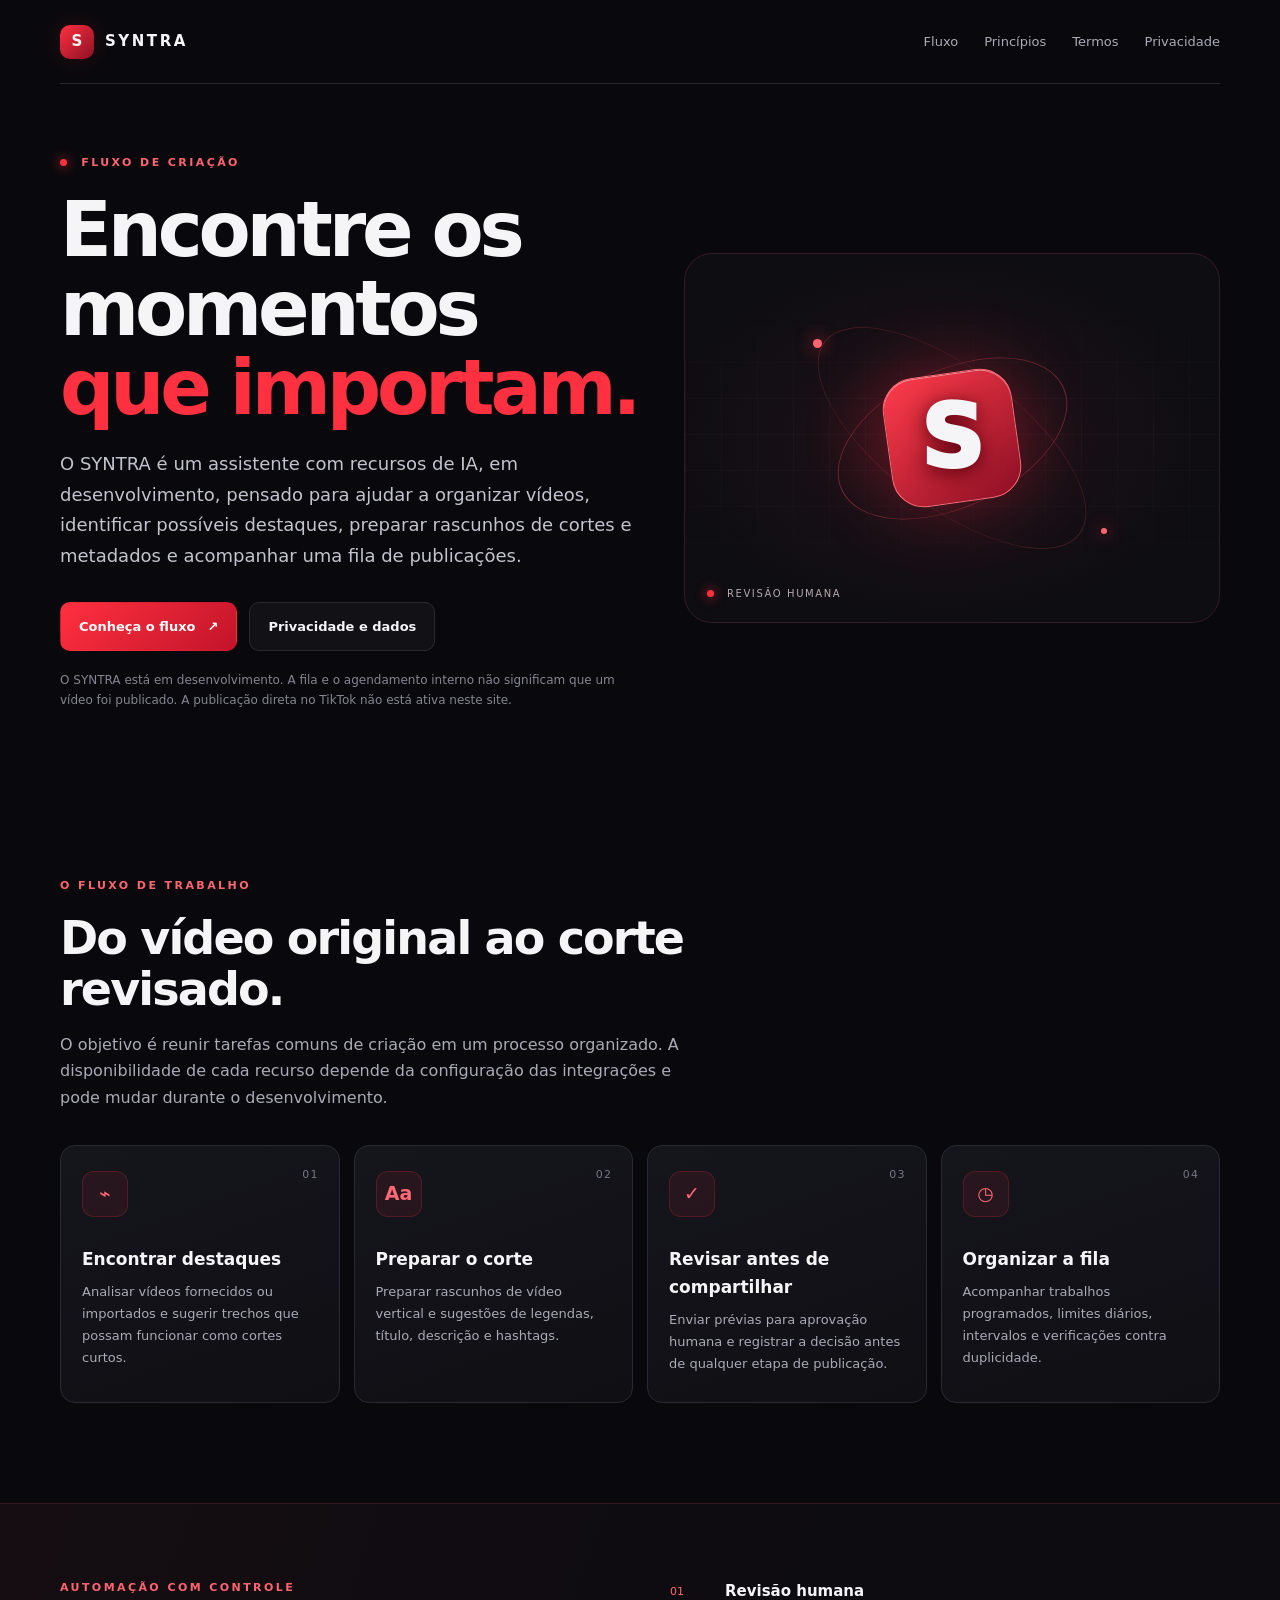
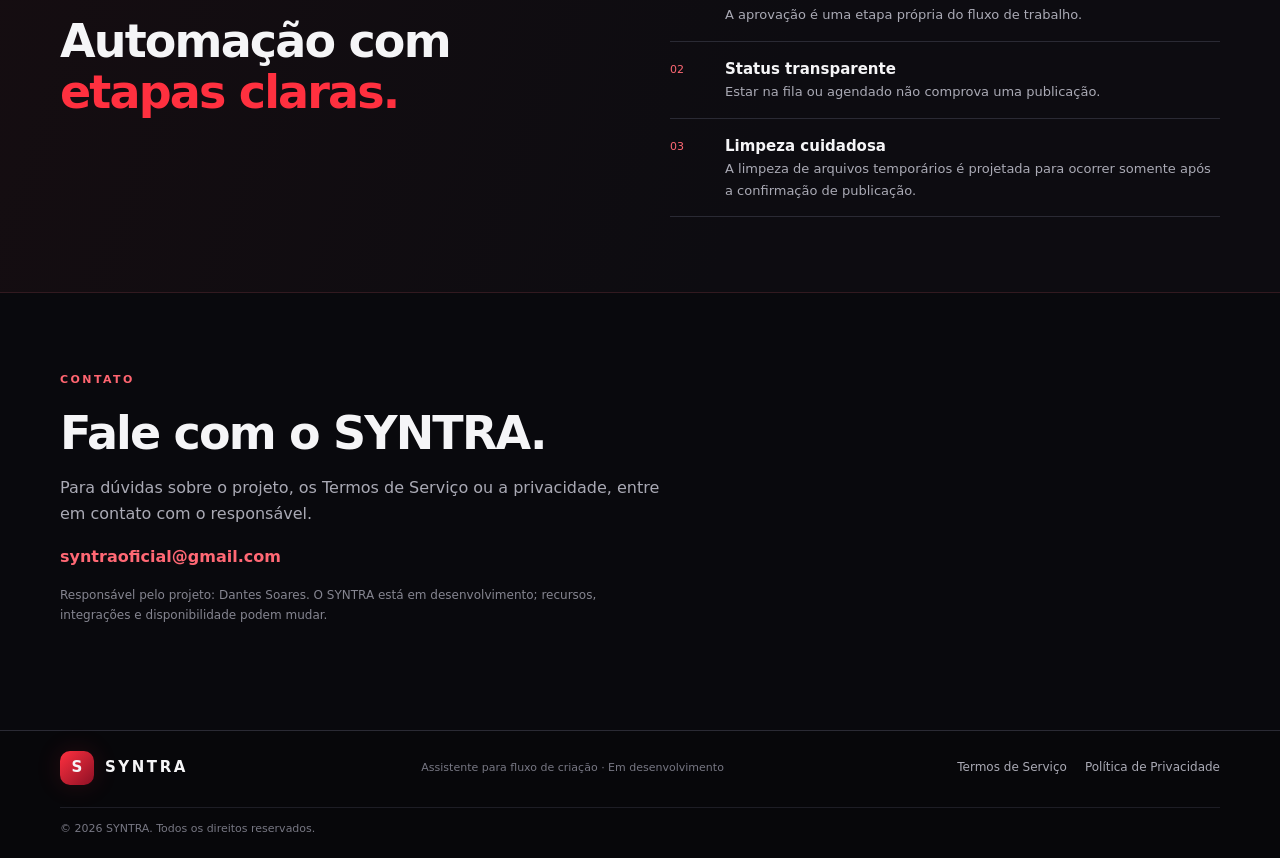
<file: index.html>
<!doctype html>
<html lang="pt-BR">
<head>
  <meta charset="utf-8">
  <meta name="viewport" content="width=device-width, initial-scale=1">
  <meta name="theme-color" content="#09090d">
  <meta name="description" content="SYNTRA é um assistente em desenvolvimento para organizar vídeos, preparar cortes, legendas e filas de publicação com revisão humana.">
  <title>SYNTRA — Assistente para fluxo de criação</title>
  <link rel="icon" href="assets/syntra-mark.svg" type="image/svg+xml">
  <link rel="stylesheet" href="assets/style.css">
</head>
<body>
  <header class="nav wrap">
    <a class="brand" href="index.html" aria-label="Página inicial do SYNTRA"><span class="brand-mark">S</span><span>SYNTRA</span></a>
    <nav aria-label="Navegação principal">
      <a href="#fluxo">Fluxo</a>
      <a href="#principios">Princípios</a>
      <a href="terms.html">Termos</a>
      <a href="privacy.html">Privacidade</a>
    </nav>
  </header>

  <main>
    <section class="hero wrap">
      <div class="hero-copy">
        <p class="eyebrow"><span class="pulse"></span> FLUXO DE CRIAÇÃO</p>
        <h1>Encontre os momentos<br><span>que importam.</span></h1>
        <p class="lead">O SYNTRA é um assistente com recursos de IA, em desenvolvimento, pensado para ajudar a organizar vídeos, identificar possíveis destaques, preparar rascunhos de cortes e metadados e acompanhar uma fila de publicações.</p>
        <div class="hero-actions">
          <a class="button primary" href="#fluxo">Conheça o fluxo <span aria-hidden="true">↗</span></a>
          <a class="button secondary" href="privacy.html">Privacidade e dados</a>
        </div>
        <p class="note">O SYNTRA está em desenvolvimento. A fila e o agendamento interno não significam que um vídeo foi publicado. A publicação direta no TikTok não está ativa neste site.</p>
      </div>
      <div class="hero-art" aria-label="Identidade visual abstrata em vermelho do SYNTRA" role="img">
        <div class="orb orb-one"></div><div class="orb orb-two"></div><div class="ring ring-one"></div><div class="ring ring-two"></div>
        <div class="core"><span>S</span></div><div class="art-caption"><span class="status-dot"></span> REVISÃO HUMANA</div>
      </div>
    </section>

    <section id="fluxo" class="section wrap">
      <div class="section-heading"><p class="eyebrow">O FLUXO DE TRABALHO</p><h2>Do vídeo original ao corte revisado.</h2><p class="section-intro">O objetivo é reunir tarefas comuns de criação em um processo organizado. A disponibilidade de cada recurso depende da configuração das integrações e pode mudar durante o desenvolvimento.</p></div>
      <div class="feature-grid">
        <article class="feature"><span class="feature-number">01</span><div class="feature-icon">⌁</div><h3>Encontrar destaques</h3><p>Analisar vídeos fornecidos ou importados e sugerir trechos que possam funcionar como cortes curtos.</p></article>
        <article class="feature"><span class="feature-number">02</span><div class="feature-icon">Aa</div><h3>Preparar o corte</h3><p>Preparar rascunhos de vídeo vertical e sugestões de legendas, título, descrição e hashtags.</p></article>
        <article class="feature"><span class="feature-number">03</span><div class="feature-icon">✓</div><h3>Revisar antes de compartilhar</h3><p>Enviar prévias para aprovação humana e registrar a decisão antes de qualquer etapa de publicação.</p></article>
        <article class="feature"><span class="feature-number">04</span><div class="feature-icon">◷</div><h3>Organizar a fila</h3><p>Acompanhar trabalhos programados, limites diários, intervalos e verificações contra duplicidade.</p></article>
      </div>
    </section>

    <section id="principios" class="principles">
      <div class="wrap principles-inner">
        <div><p class="eyebrow">AUTOMAÇÃO COM CONTROLE</p><h2>Automação com<br><span>etapas claras.</span></h2></div>
        <div class="principle-list">
          <div><span>01</span><p><strong>Revisão humana</strong><br>A aprovação é uma etapa própria do fluxo de trabalho.</p></div>
          <div><span>02</span><p><strong>Status transparente</strong><br>Estar na fila ou agendado não comprova uma publicação.</p></div>
          <div><span>03</span><p><strong>Limpeza cuidadosa</strong><br>A limpeza de arquivos temporários é projetada para ocorrer somente após a confirmação de publicação.</p></div>
        </div>
      </div>
    </section>

    <section class="contact wrap">
      <p class="eyebrow">CONTATO</p><h2>Fale com o SYNTRA.</h2>
      <p>Para dúvidas sobre o projeto, os Termos de Serviço ou a privacidade, entre em contato com o responsável.</p>
      <p class="contact-email"><a href="mailto:syntraoficial@gmail.com">syntraoficial@gmail.com</a></p>
      <p class="note">Responsável pelo projeto: Dantes Soares. O SYNTRA está em desenvolvimento; recursos, integrações e disponibilidade podem mudar.</p>
    </section>
  </main>

  <footer class="footer"><div class="wrap footer-inner"><a class="brand" href="index.html"><span class="brand-mark">S</span><span>SYNTRA</span></a><p>Assistente para fluxo de criação · Em desenvolvimento</p><div class="footer-links"><a href="terms.html">Termos de Serviço</a><a href="privacy.html">Política de Privacidade</a></div><p class="copyright">© 2026 SYNTRA. Todos os direitos reservados.</p></div></footer>
</body>
</html>
</file>
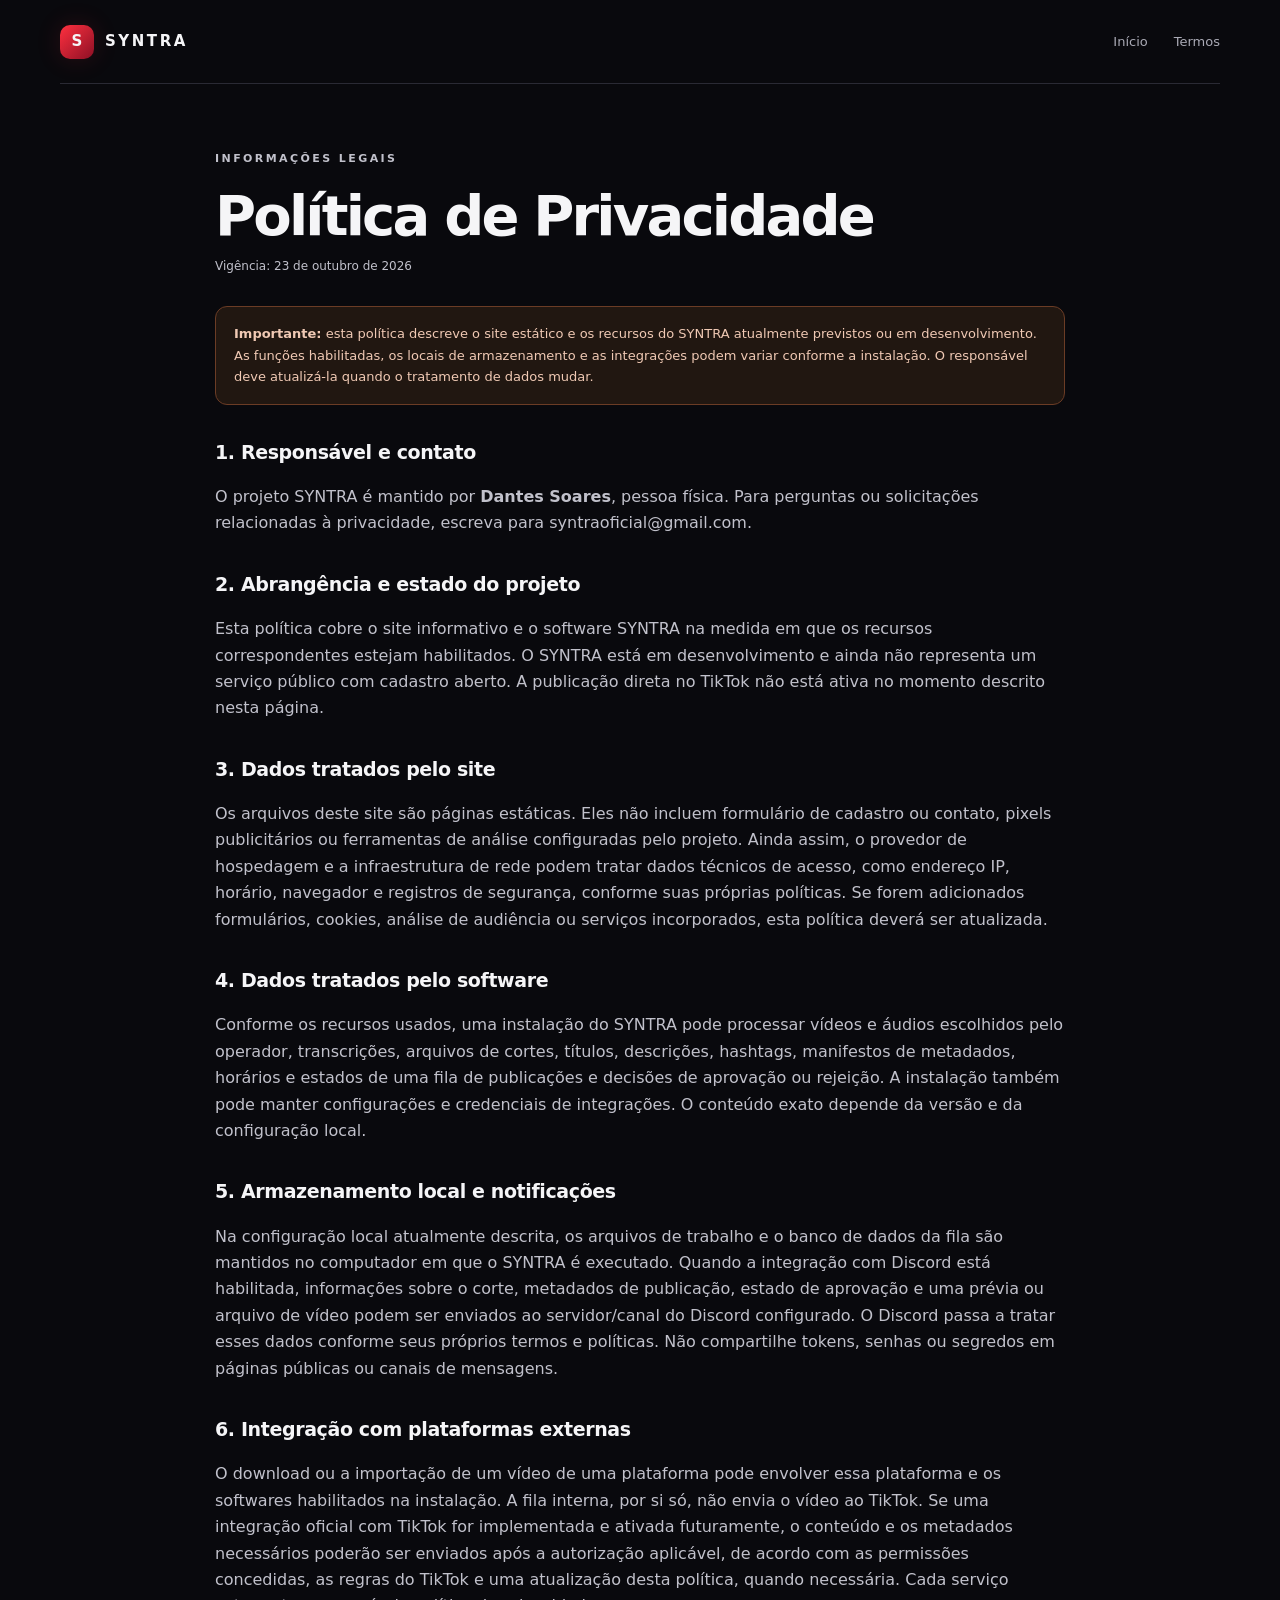
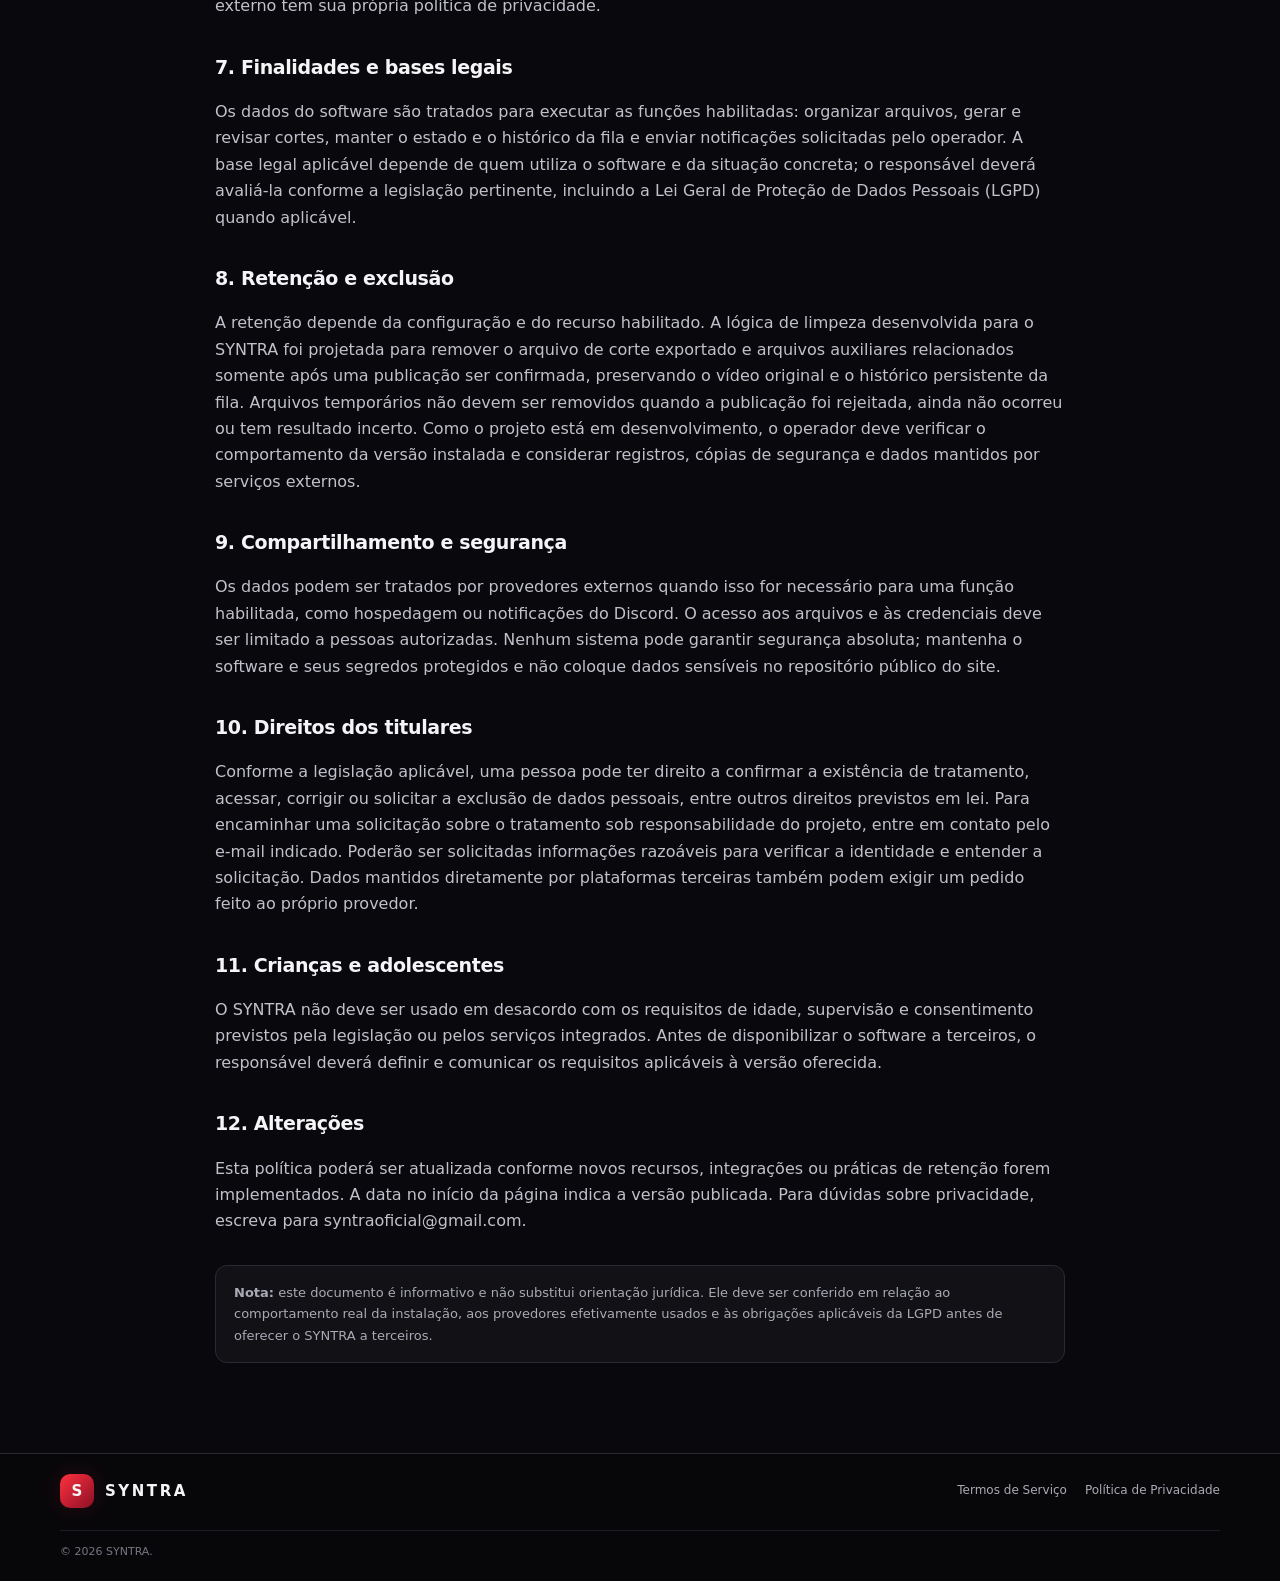
<file: privacy.html>
<!doctype html>
<html lang="pt-BR">
<head>
  <meta charset="utf-8"><meta name="viewport" content="width=device-width, initial-scale=1"><meta name="theme-color" content="#09090d">
  <meta name="description" content="Política de Privacidade do SYNTRA."><title>Política de Privacidade — SYNTRA</title>
  <link rel="icon" href="assets/syntra-mark.svg" type="image/svg+xml"><link rel="stylesheet" href="assets/style.css">
</head>
<body>
  <header class="nav wrap"><a class="brand" href="index.html"><span class="brand-mark">S</span><span>SYNTRA</span></a><nav aria-label="Navegação principal"><a href="index.html">Início</a><a href="terms.html">Termos</a></nav></header>
  <main class="legal wrap"><p class="eyebrow">INFORMAÇÕES LEGAIS</p><h1>Política de Privacidade</h1><p class="legal-meta">Vigência: 23 de outubro de 2026</p>
    <div class="draft-alert"><strong>Importante:</strong> esta política descreve o site estático e os recursos do SYNTRA atualmente previstos ou em desenvolvimento. As funções habilitadas, os locais de armazenamento e as integrações podem variar conforme a instalação. O responsável deve atualizá-la quando o tratamento de dados mudar.</div>
    <h2>1. Responsável e contato</h2><p>O projeto SYNTRA é mantido por <strong>Dantes Soares</strong>, pessoa física. Para perguntas ou solicitações relacionadas à privacidade, escreva para <a href="mailto:syntraoficial@gmail.com">syntraoficial@gmail.com</a>.</p>
    <h2>2. Abrangência e estado do projeto</h2><p>Esta política cobre o site informativo e o software SYNTRA na medida em que os recursos correspondentes estejam habilitados. O SYNTRA está em desenvolvimento e ainda não representa um serviço público com cadastro aberto. A publicação direta no TikTok não está ativa no momento descrito nesta página.</p>
    <h2>3. Dados tratados pelo site</h2><p>Os arquivos deste site são páginas estáticas. Eles não incluem formulário de cadastro ou contato, pixels publicitários ou ferramentas de análise configuradas pelo projeto. Ainda assim, o provedor de hospedagem e a infraestrutura de rede podem tratar dados técnicos de acesso, como endereço IP, horário, navegador e registros de segurança, conforme suas próprias políticas. Se forem adicionados formulários, cookies, análise de audiência ou serviços incorporados, esta política deverá ser atualizada.</p>
    <h2>4. Dados tratados pelo software</h2><p>Conforme os recursos usados, uma instalação do SYNTRA pode processar vídeos e áudios escolhidos pelo operador, transcrições, arquivos de cortes, títulos, descrições, hashtags, manifestos de metadados, horários e estados de uma fila de publicações e decisões de aprovação ou rejeição. A instalação também pode manter configurações e credenciais de integrações. O conteúdo exato depende da versão e da configuração local.</p>
    <h2>5. Armazenamento local e notificações</h2><p>Na configuração local atualmente descrita, os arquivos de trabalho e o banco de dados da fila são mantidos no computador em que o SYNTRA é executado. Quando a integração com Discord está habilitada, informações sobre o corte, metadados de publicação, estado de aprovação e uma prévia ou arquivo de vídeo podem ser enviados ao servidor/canal do Discord configurado. O Discord passa a tratar esses dados conforme seus próprios termos e políticas. Não compartilhe tokens, senhas ou segredos em páginas públicas ou canais de mensagens.</p>
    <h2>6. Integração com plataformas externas</h2><p>O download ou a importação de um vídeo de uma plataforma pode envolver essa plataforma e os softwares habilitados na instalação. A fila interna, por si só, não envia o vídeo ao TikTok. Se uma integração oficial com TikTok for implementada e ativada futuramente, o conteúdo e os metadados necessários poderão ser enviados após a autorização aplicável, de acordo com as permissões concedidas, as regras do TikTok e uma atualização desta política, quando necessária. Cada serviço externo tem sua própria política de privacidade.</p>
    <h2>7. Finalidades e bases legais</h2><p>Os dados do software são tratados para executar as funções habilitadas: organizar arquivos, gerar e revisar cortes, manter o estado e o histórico da fila e enviar notificações solicitadas pelo operador. A base legal aplicável depende de quem utiliza o software e da situação concreta; o responsável deverá avaliá-la conforme a legislação pertinente, incluindo a Lei Geral de Proteção de Dados Pessoais (LGPD) quando aplicável.</p>
    <h2>8. Retenção e exclusão</h2><p>A retenção depende da configuração e do recurso habilitado. A lógica de limpeza desenvolvida para o SYNTRA foi projetada para remover o arquivo de corte exportado e arquivos auxiliares relacionados somente após uma publicação ser confirmada, preservando o vídeo original e o histórico persistente da fila. Arquivos temporários não devem ser removidos quando a publicação foi rejeitada, ainda não ocorreu ou tem resultado incerto. Como o projeto está em desenvolvimento, o operador deve verificar o comportamento da versão instalada e considerar registros, cópias de segurança e dados mantidos por serviços externos.</p>
    <h2>9. Compartilhamento e segurança</h2><p>Os dados podem ser tratados por provedores externos quando isso for necessário para uma função habilitada, como hospedagem ou notificações do Discord. O acesso aos arquivos e às credenciais deve ser limitado a pessoas autorizadas. Nenhum sistema pode garantir segurança absoluta; mantenha o software e seus segredos protegidos e não coloque dados sensíveis no repositório público do site.</p>
    <h2>10. Direitos dos titulares</h2><p>Conforme a legislação aplicável, uma pessoa pode ter direito a confirmar a existência de tratamento, acessar, corrigir ou solicitar a exclusão de dados pessoais, entre outros direitos previstos em lei. Para encaminhar uma solicitação sobre o tratamento sob responsabilidade do projeto, entre em contato pelo e-mail indicado. Poderão ser solicitadas informações razoáveis para verificar a identidade e entender a solicitação. Dados mantidos diretamente por plataformas terceiras também podem exigir um pedido feito ao próprio provedor.</p>
    <h2>11. Crianças e adolescentes</h2><p>O SYNTRA não deve ser usado em desacordo com os requisitos de idade, supervisão e consentimento previstos pela legislação ou pelos serviços integrados. Antes de disponibilizar o software a terceiros, o responsável deverá definir e comunicar os requisitos aplicáveis à versão oferecida.</p>
    <h2>12. Alterações</h2><p>Esta política poderá ser atualizada conforme novos recursos, integrações ou práticas de retenção forem implementados. A data no início da página indica a versão publicada. Para dúvidas sobre privacidade, escreva para <a href="mailto:syntraoficial@gmail.com">syntraoficial@gmail.com</a>.</p>
    <div class="language-note"><strong>Nota:</strong> este documento é informativo e não substitui orientação jurídica. Ele deve ser conferido em relação ao comportamento real da instalação, aos provedores efetivamente usados e às obrigações aplicáveis da LGPD antes de oferecer o SYNTRA a terceiros.</div>
  </main>
  <footer class="footer"><div class="wrap footer-inner"><a class="brand" href="index.html"><span class="brand-mark">S</span><span>SYNTRA</span></a><div class="footer-links"><a href="terms.html">Termos de Serviço</a><a href="privacy.html">Política de Privacidade</a></div><p class="copyright">© 2026 SYNTRA.</p></div></footer>
</body>
</html>
</file>
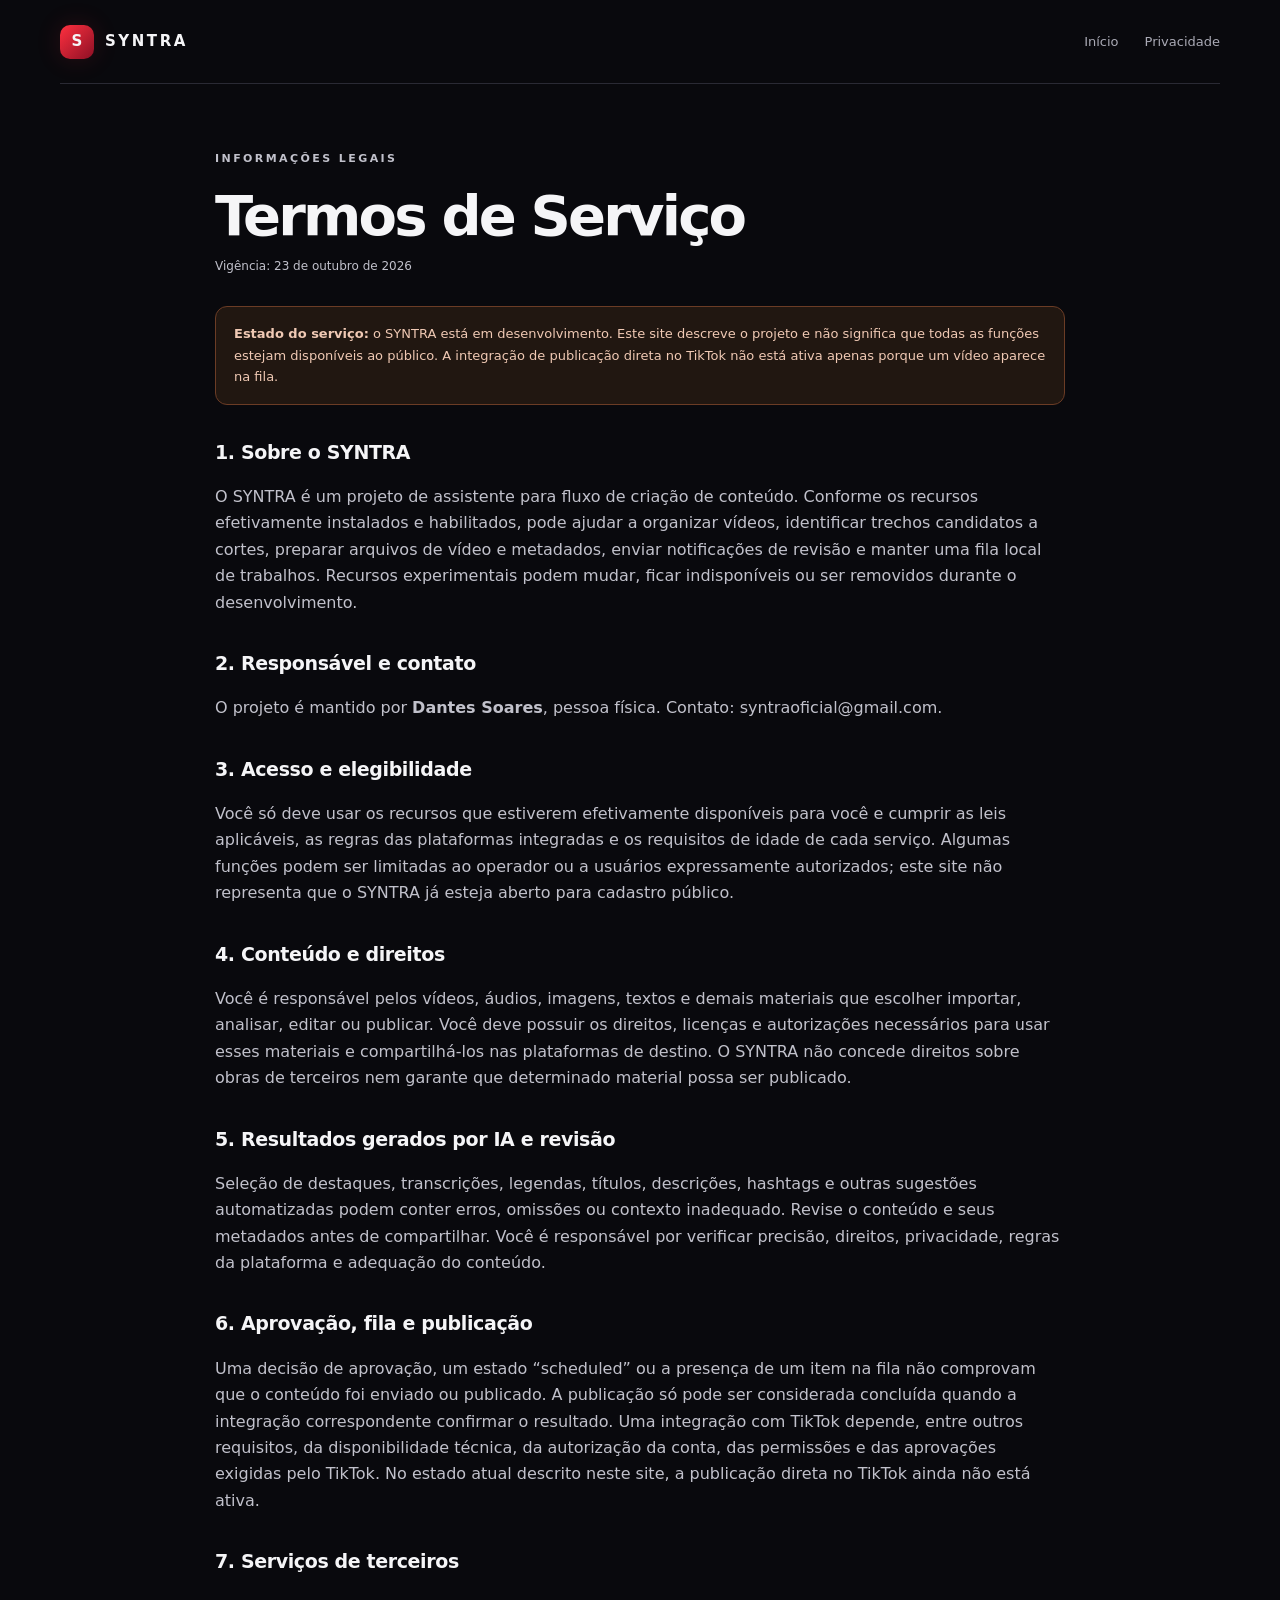
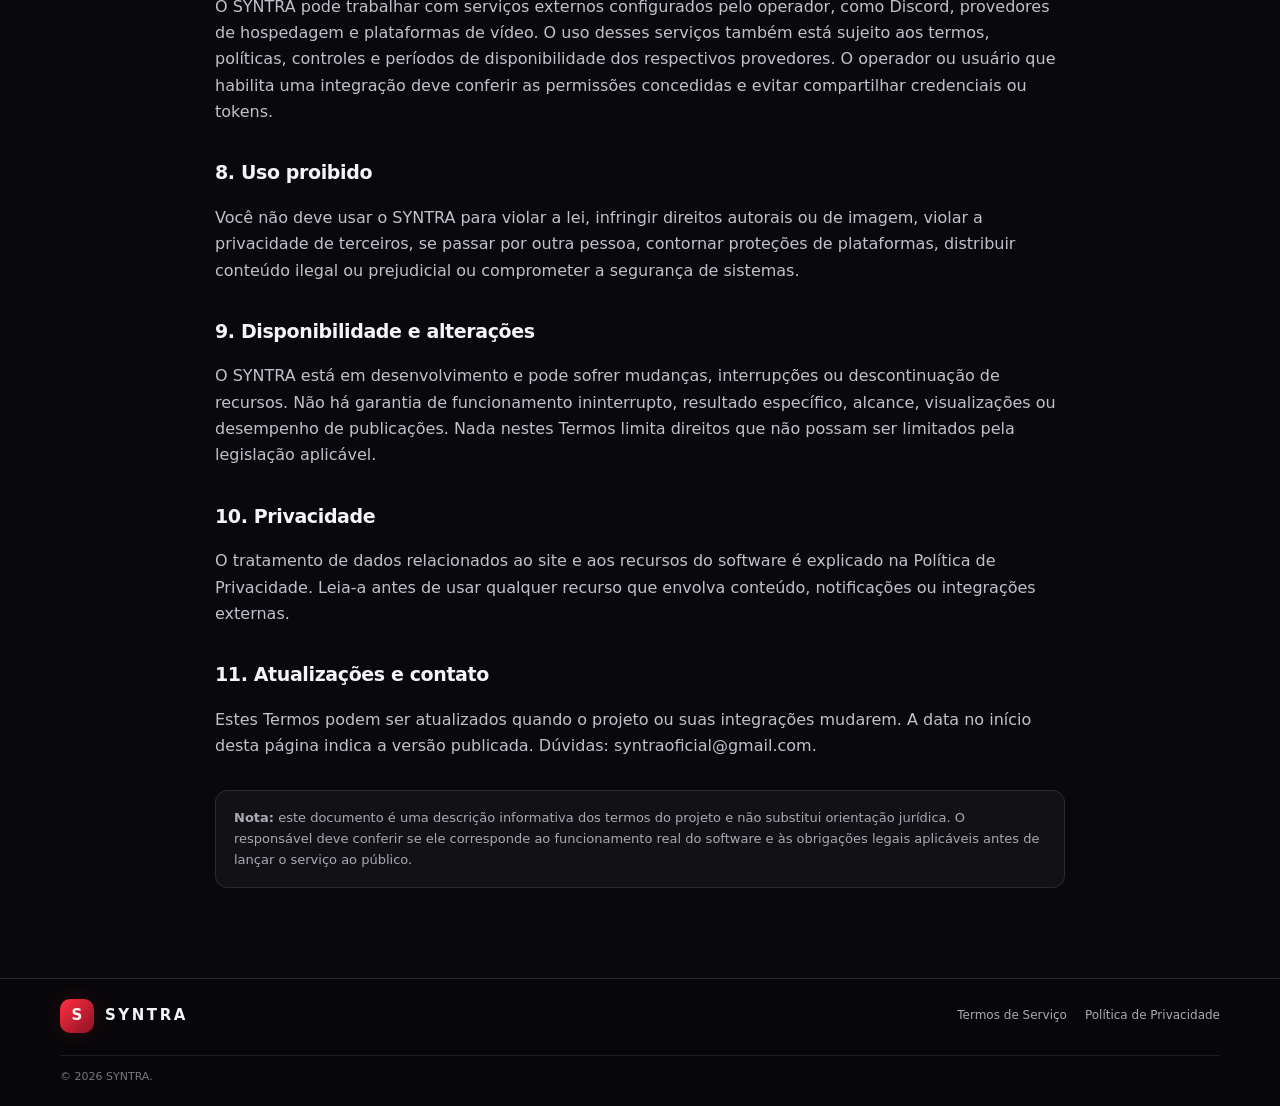
<file: terms.html>
<!doctype html>
<html lang="pt-BR">
<head>
  <meta charset="utf-8"><meta name="viewport" content="width=device-width, initial-scale=1"><meta name="theme-color" content="#09090d">
  <meta name="description" content="Termos de Serviço do SYNTRA."><title>Termos de Serviço — SYNTRA</title>
  <link rel="icon" href="assets/syntra-mark.svg" type="image/svg+xml"><link rel="stylesheet" href="assets/style.css">
</head>
<body>
  <header class="nav wrap"><a class="brand" href="index.html"><span class="brand-mark">S</span><span>SYNTRA</span></a><nav aria-label="Navegação principal"><a href="index.html">Início</a><a href="privacy.html">Privacidade</a></nav></header>
  <main class="legal wrap"><p class="eyebrow">INFORMAÇÕES LEGAIS</p><h1>Termos de Serviço</h1><p class="legal-meta">Vigência: 23 de outubro de 2026</p>
    <div class="draft-alert"><strong>Estado do serviço:</strong> o SYNTRA está em desenvolvimento. Este site descreve o projeto e não significa que todas as funções estejam disponíveis ao público. A integração de publicação direta no TikTok não está ativa apenas porque um vídeo aparece na fila.</div>
    <h2>1. Sobre o SYNTRA</h2><p>O SYNTRA é um projeto de assistente para fluxo de criação de conteúdo. Conforme os recursos efetivamente instalados e habilitados, pode ajudar a organizar vídeos, identificar trechos candidatos a cortes, preparar arquivos de vídeo e metadados, enviar notificações de revisão e manter uma fila local de trabalhos. Recursos experimentais podem mudar, ficar indisponíveis ou ser removidos durante o desenvolvimento.</p>
    <h2>2. Responsável e contato</h2><p>O projeto é mantido por <strong>Dantes Soares</strong>, pessoa física. Contato: <a href="mailto:syntraoficial@gmail.com">syntraoficial@gmail.com</a>.</p>
    <h2>3. Acesso e elegibilidade</h2><p>Você só deve usar os recursos que estiverem efetivamente disponíveis para você e cumprir as leis aplicáveis, as regras das plataformas integradas e os requisitos de idade de cada serviço. Algumas funções podem ser limitadas ao operador ou a usuários expressamente autorizados; este site não representa que o SYNTRA já esteja aberto para cadastro público.</p>
    <h2>4. Conteúdo e direitos</h2><p>Você é responsável pelos vídeos, áudios, imagens, textos e demais materiais que escolher importar, analisar, editar ou publicar. Você deve possuir os direitos, licenças e autorizações necessários para usar esses materiais e compartilhá-los nas plataformas de destino. O SYNTRA não concede direitos sobre obras de terceiros nem garante que determinado material possa ser publicado.</p>
    <h2>5. Resultados gerados por IA e revisão</h2><p>Seleção de destaques, transcrições, legendas, títulos, descrições, hashtags e outras sugestões automatizadas podem conter erros, omissões ou contexto inadequado. Revise o conteúdo e seus metadados antes de compartilhar. Você é responsável por verificar precisão, direitos, privacidade, regras da plataforma e adequação do conteúdo.</p>
    <h2>6. Aprovação, fila e publicação</h2><p>Uma decisão de aprovação, um estado “scheduled” ou a presença de um item na fila não comprovam que o conteúdo foi enviado ou publicado. A publicação só pode ser considerada concluída quando a integração correspondente confirmar o resultado. Uma integração com TikTok depende, entre outros requisitos, da disponibilidade técnica, da autorização da conta, das permissões e das aprovações exigidas pelo TikTok. No estado atual descrito neste site, a publicação direta no TikTok ainda não está ativa.</p>
    <h2>7. Serviços de terceiros</h2><p>O SYNTRA pode trabalhar com serviços externos configurados pelo operador, como Discord, provedores de hospedagem e plataformas de vídeo. O uso desses serviços também está sujeito aos termos, políticas, controles e períodos de disponibilidade dos respectivos provedores. O operador ou usuário que habilita uma integração deve conferir as permissões concedidas e evitar compartilhar credenciais ou tokens.</p>
    <h2>8. Uso proibido</h2><p>Você não deve usar o SYNTRA para violar a lei, infringir direitos autorais ou de imagem, violar a privacidade de terceiros, se passar por outra pessoa, contornar proteções de plataformas, distribuir conteúdo ilegal ou prejudicial ou comprometer a segurança de sistemas.</p>
    <h2>9. Disponibilidade e alterações</h2><p>O SYNTRA está em desenvolvimento e pode sofrer mudanças, interrupções ou descontinuação de recursos. Não há garantia de funcionamento ininterrupto, resultado específico, alcance, visualizações ou desempenho de publicações. Nada nestes Termos limita direitos que não possam ser limitados pela legislação aplicável.</p>
    <h2>10. Privacidade</h2><p>O tratamento de dados relacionados ao site e aos recursos do software é explicado na <a href="privacy.html">Política de Privacidade</a>. Leia-a antes de usar qualquer recurso que envolva conteúdo, notificações ou integrações externas.</p>
    <h2>11. Atualizações e contato</h2><p>Estes Termos podem ser atualizados quando o projeto ou suas integrações mudarem. A data no início desta página indica a versão publicada. Dúvidas: <a href="mailto:syntraoficial@gmail.com">syntraoficial@gmail.com</a>.</p>
    <div class="language-note"><strong>Nota:</strong> este documento é uma descrição informativa dos termos do projeto e não substitui orientação jurídica. O responsável deve conferir se ele corresponde ao funcionamento real do software e às obrigações legais aplicáveis antes de lançar o serviço ao público.</div>
  </main>
  <footer class="footer"><div class="wrap footer-inner"><a class="brand" href="index.html"><span class="brand-mark">S</span><span>SYNTRA</span></a><div class="footer-links"><a href="terms.html">Termos de Serviço</a><a href="privacy.html">Política de Privacidade</a></div><p class="copyright">© 2026 SYNTRA.</p></div></footer>
</body>
</html>
</file>
<file: assets/style.css>
:root{color-scheme:dark;--bg:#09090d;--panel:#111116;--panel2:#17171e;--text:#f5f5f7;--muted:#aaaab5;--red:#ff303f;--red2:#b81126;--line:#2a2a34;--max:1160px}
*{box-sizing:border-box}html{scroll-behavior:smooth}body{margin:0;background:var(--bg);color:var(--text);font:16px/1.65 Inter,ui-sans-serif,system-ui,-apple-system,BlinkMacSystemFont,"Segoe UI",sans-serif}a{color:inherit;text-decoration:none}a:hover{color:#ff6974}.wrap{width:min(var(--max),calc(100% - 48px));margin-inline:auto}.nav{height:84px;display:flex;align-items:center;justify-content:space-between;border-bottom:1px solid var(--line)}.brand{display:inline-flex;align-items:center;gap:11px;font-weight:850;letter-spacing:.17em;font-size:15px}.brand-mark{height:34px;width:34px;display:grid;place-items:center;border-radius:10px;background:linear-gradient(135deg,var(--red),#8d1025);font-weight:900;letter-spacing:0;box-shadow:0 0 26px #ff303f24}.nav nav{display:flex;gap:26px;color:var(--muted);font-size:13px}.hero{min-height:570px;display:grid;grid-template-columns:1.05fr .95fr;align-items:center;gap:32px;padding-block:70px 84px}.eyebrow{font-size:11px;font-weight:800;letter-spacing:.22em;color:#ff6570;margin:0 0 18px}.pulse,.status-dot{display:inline-block;width:7px;height:7px;border-radius:50%;background:var(--red);margin-right:8px;box-shadow:0 0 12px #ff303f}.hero h1{font-size:clamp(44px,6vw,76px);line-height:1.04;letter-spacing:-.055em;margin:0 0 22px;font-weight:820}.hero h1 span,.principles h2 span{color:var(--red)}.lead{font-size:18px;line-height:1.7;color:#c3c3cd;max-width:590px}.hero-actions{display:flex;gap:12px;flex-wrap:wrap;margin:30px 0 20px}.button{display:inline-flex;align-items:center;gap:12px;justify-content:center;padding:13px 18px;border:1px solid var(--line);border-radius:10px;font-weight:750;font-size:13px}.button.primary{background:linear-gradient(135deg,var(--red),#c3142a);border-color:transparent;color:#fff}.button.secondary{background:var(--panel)}.note{color:#858590;font-size:12px;max-width:590px}.hero-art{min-height:370px;position:relative;display:grid;place-items:center;overflow:hidden;border-radius:28px;background:radial-gradient(ellipse at 48% 50%,#39131b 0%,#171016 35%,#0e0d12 70%);border:1px solid #331c23}.hero-art:before{content:"";position:absolute;inset:0;background-image:linear-gradient(#ffffff06 1px,transparent 1px),linear-gradient(90deg,#ffffff06 1px,transparent 1px);background-size:36px 36px;mask-image:linear-gradient(transparent,#000,transparent)}.core{position:relative;z-index:3;width:130px;height:130px;border:1px solid #ff6b77;border-radius:32px;display:grid;place-items:center;background:linear-gradient(145deg,#ff3c4b,#8c0f24);box-shadow:0 0 80px #ff243b51,inset 0 1px #ffffff70;transform:rotate(-8deg)}.core span{font-size:88px;font-weight:950;line-height:1;transform:rotate(8deg);text-shadow:0 4px 20px #59000e}.ring{position:absolute;border:1px solid #ff4e5c5c;border-radius:50%;width:245px;height:245px;transform:rotate(-25deg) scaleY(.56)}.ring-two{width:320px;height:320px;transform:rotate(37deg) scaleY(.43);border-color:#ff4e5c35}.orb{position:absolute;width:9px;height:9px;border-radius:50%;background:#ff6570;box-shadow:0 0 17px #ff3044}.orb-one{top:23%;left:24%}.orb-two{bottom:24%;right:21%;width:6px;height:6px}.art-caption{position:absolute;bottom:20px;left:22px;font-size:10px;letter-spacing:.16em;color:#b8a9ad}.section{padding-block:70px 100px}.section-heading{max-width:700px;margin-bottom:34px}.section h2,.principles h2,.contact h2{font-size:clamp(30px,4vw,46px);letter-spacing:-.04em;line-height:1.12;margin:0 0 14px}.section-intro{color:var(--muted);max-width:650px}.feature-grid{display:grid;grid-template-columns:repeat(4,1fr);gap:14px}.feature{position:relative;padding:25px 21px 27px;min-height:240px;background:linear-gradient(160deg,#15151c,#0f0f14);border:1px solid var(--line);border-radius:15px}.feature-number{position:absolute;top:20px;right:20px;color:#777783;font-size:11px;letter-spacing:.1em}.feature-icon{display:grid;place-items:center;width:46px;height:46px;border-radius:12px;color:#ff6874;background:#ff303f15;border:1px solid #ff303f35;font-weight:800;font-size:19px;margin-bottom:28px}.feature h3{margin:0 0 8px;font-size:17px}.feature p{margin:0;color:var(--muted);font-size:13px;line-height:1.7}.principles{background:linear-gradient(110deg,#150d11,#0d0c11 60%);border-block:1px solid #321a20;padding-block:75px}.principles-inner{display:grid;grid-template-columns:1fr 1fr;gap:60px;align-items:start}.principle-list>div{display:grid;grid-template-columns:42px 1fr;gap:13px;padding:15px 0;border-bottom:1px solid var(--line)}.principle-list>div:first-child{padding-top:0}.principle-list span{font-size:11px;color:#ff6874;padding-top:4px}.principle-list p{margin:0;color:var(--muted);font-size:13px}.principle-list strong{color:var(--text);font-size:15px}.contact{padding-block:78px 92px}.contact>p:not(.eyebrow):not(.note){color:var(--muted);max-width:620px}.contact-email{font-weight:750;color:#ff6874!important;overflow-wrap:anywhere}.footer{border-top:1px solid var(--line);background:#07070a}.footer-inner{min-height:104px;display:flex;gap:22px;align-items:center;justify-content:space-between;flex-wrap:wrap;padding-block:20px}.footer-inner>p{font-size:11px;color:#777783;margin:0}.footer-links{display:flex;gap:18px;font-size:12px;color:var(--muted)}.copyright{width:100%;padding-top:12px;border-top:1px solid #1d1d25}.legal{max-width:850px;padding-block:66px 90px}.legal h1{font-size:clamp(38px,5vw,56px);line-height:1.08;letter-spacing:-.05em;margin:0 0 10px}.legal-meta{font-size:12px;color:#8d8d98;margin:0 0 30px}.legal h2{font-size:19px;letter-spacing:-.02em;margin:32px 0 8px}.legal p{color:#c1c1cb}.draft-alert,.language-note{padding:16px 18px;border:1px solid #6b3c25;background:#211711;border-radius:12px;color:#f0c9b4;font-size:13px}.language-note{margin-top:30px;border-color:var(--line);background:var(--panel);color:var(--muted)}
@media(max-width:850px){.hero{grid-template-columns:1fr;padding-block:60px}.hero-art{min-height:300px}.feature-grid{grid-template-columns:repeat(2,1fr)}.principles-inner{grid-template-columns:1fr;gap:30px}.nav nav{gap:12px}.nav nav a{font-size:12px}}
@media(max-width:540px){.wrap{width:min(var(--max),calc(100% - 30px))}.nav{height:auto;min-height:75px;align-items:flex-start;padding-block:16px;gap:15px;flex-direction:column}.nav nav{width:100%;flex-wrap:wrap;gap:12px 18px}.hero h1{font-size:48px}.lead{font-size:16px}.hero-art{min-height:260px}.feature-grid{grid-template-columns:1fr}.feature{min-height:0}.footer-inner{align-items:flex-start;flex-direction:column;gap:14px}.copyright{margin-top:4px}.legal{padding-block:45px 65px}}
</file>
